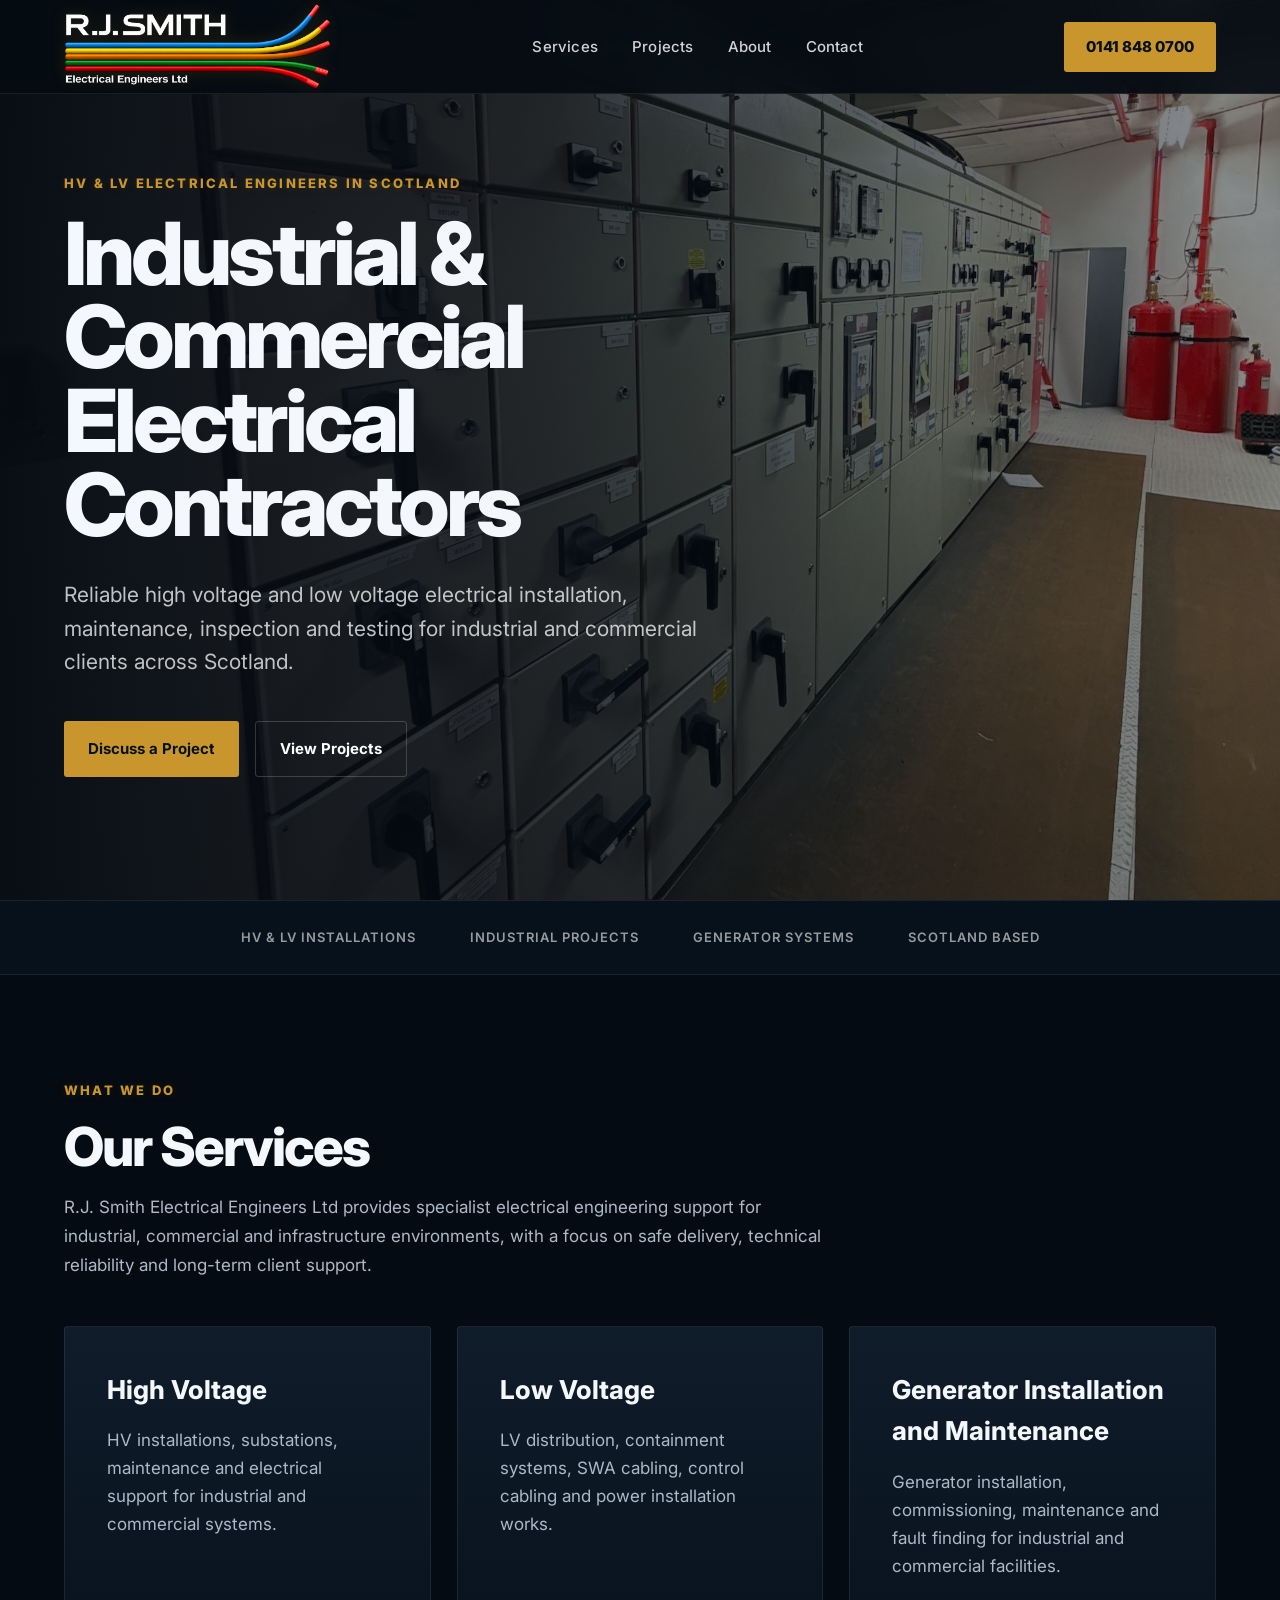
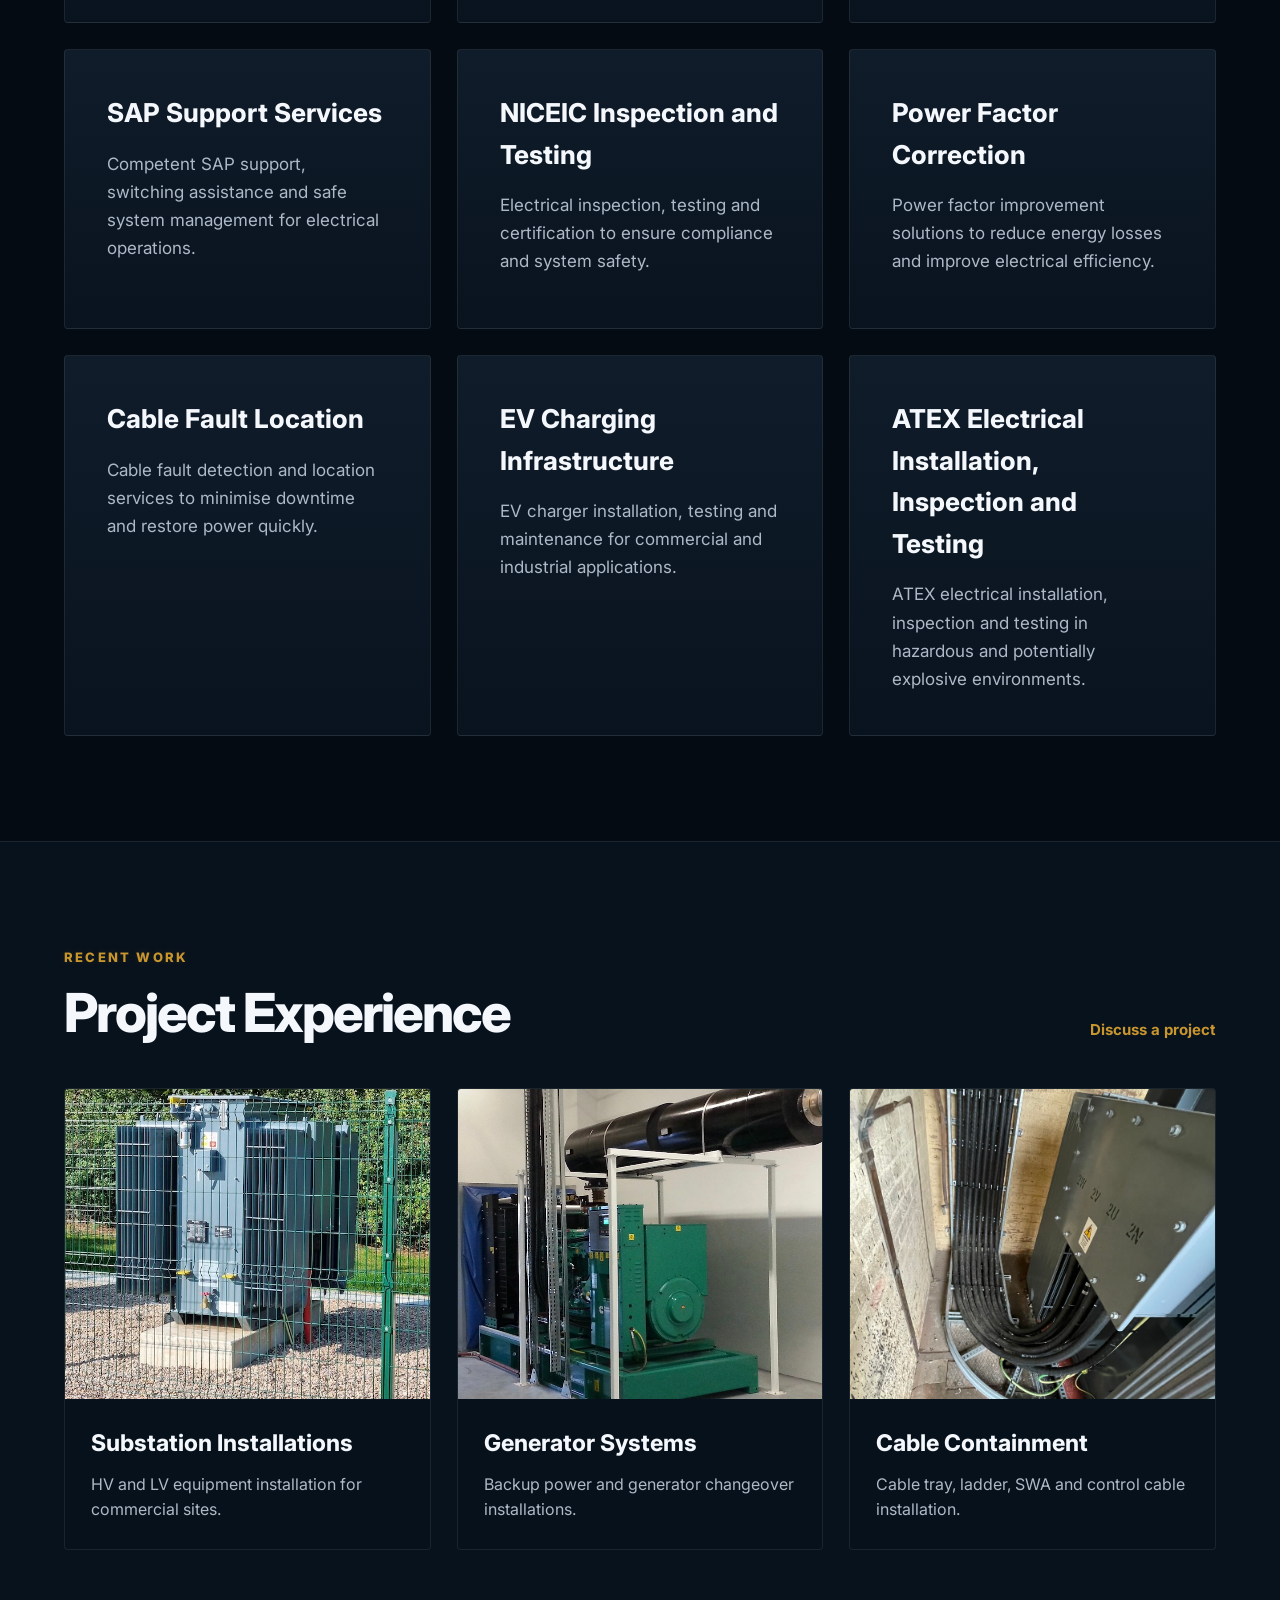
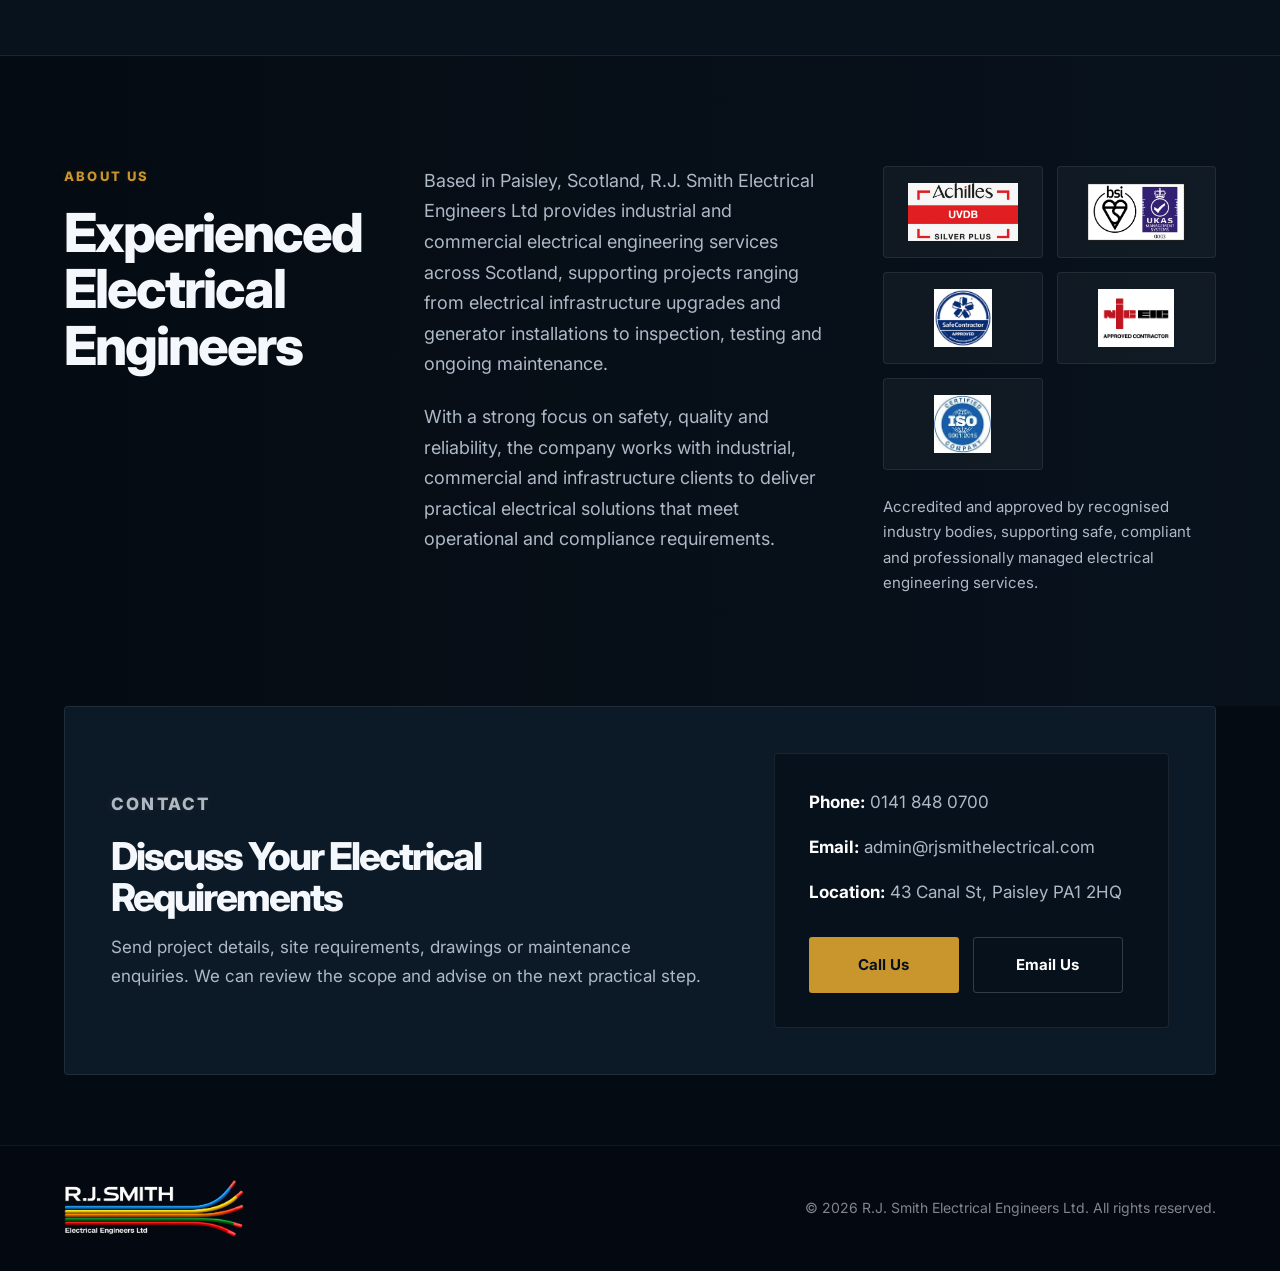
<file: index.html>
<!doctype html>
<html lang="en">
  <head>
    <meta charset="UTF-8" />
    <meta name="viewport" content="width=device-width, initial-scale=1.0" />
    <title>
      Industrial & Commercial Electrical Engineers Scotland | R.J. Smith
      Electrical Engineers Ltd
    </title>
    <meta
      name="description"
      content="Industrial and commercial electrical engineering contractors in Scotland specialising in HV and LV installations, substations, generators, ATEX systems, inspection, testing and maintenance."
    />

    <link rel="canonical" href="https://rjsmithelectrical.com/" />

    <meta property="og:title" content="R.J. Smith Electrical Engineers Ltd" />
    <meta
      property="og:description"
      content="Industrial and commercial electrical engineering services across Scotland including HV, LV, substations, generators, ATEX, testing and maintenance."
    />
    <meta property="og:type" content="website" />
    <meta property="og:url" content="https://rjsmithelectrical.com/" />
    <meta
      property="og:image"
      content="https://rjsmithelectrical.com/images/og-image.jpg"
    />

    <meta name="twitter:card" content="summary_large_image" />
    <meta name="twitter:title" content="R.J. Smith Electrical Engineers Ltd" />
    <meta
      name="twitter:description"
      content="Industrial and commercial electrical engineering services across Scotland."
    />
    <meta
      name="twitter:image"
      content="https://rjsmithelectrical.com/images/og-image.jpg"
    />
    <link rel="stylesheet" href="style.css" />
    <link rel="icon" type="image/png" href="images/favicon-32x32.png" />
    <link rel="apple-touch-icon" href="images/apple-touch-icon.png" />
  </head>

  <body>
    <a href="#main-content" class="skip-link"> Skip to main content </a>

    <!--
    MAIN WEBSITE STRUCTURE

    This is the homepage of the website.

    Page order:
    1. Navigation
    2. Hero section
    3. Company capability strip
    4. Services
    5. Featured projects
    6. About and certifications
    7. Contact
    8. Footer

    To edit the homepage:
    - Change main text inside each section.
    - Do not change class names unless you also update style.css.
    - Images must be placed inside the /images folder.
    -->

    <nav class="navbar" aria-label="Main Navigation">
      <a
        href="index.html"
        class="logo"
        aria-label="R.J. Smith Electrical Engineers Home"
      >
        <img src="images/logo.png" alt="R.J. Smith Electrical Engineers logo" />
      </a>

      <div class="nav-links">
        <a href="#services">Services</a>
        <a href="projects.html">Projects</a>
        <a href="#about">About</a>
        <a href="#contact">Contact</a>
      </div>

      <a href="tel:01418480700" class="nav-phone">0141 848 0700</a>
    </nav>

    <main id="main-content">
      <header class="hero">
        <div class="hero-content">
          <p class="eyebrow">HV & LV Electrical Engineers in Scotland</p>

          <h1>Industrial & Commercial Electrical Contractors</h1>

          <p class="hero-text">
            Reliable high voltage and low voltage electrical installation,
            maintenance, inspection and testing for industrial and commercial
            clients across Scotland.
          </p>

          <div class="hero-buttons">
            <a href="#contact" class="btn primary">Discuss a Project</a>
            <a href="projects.html" class="btn secondary">View Projects</a>
          </div>
        </div>
      </header>

      <section class="info-strip">
        <span>HV & LV Installations</span>
        <span>Industrial Projects</span>
        <span>Generator Systems</span>
        <span>Scotland Based</span>
      </section>

      <!--
      SERVICES SECTION

      This section shows the main services offered by the company.

      To add a service:
      - Copy one <article class="service-card"> block.
      - Change the heading inside <h3>.
      - Change the description inside <p>.

      To remove a service:
      - Delete the full <article class="service-card"> block.

      Keep descriptions short and clear.
      -->

      <section id="services" class="section">
        <div class="section-header">
          <p class="eyebrow">What We Do</p>
          <h2>Our Services</h2>
          <p class="section-intro">
            R.J. Smith Electrical Engineers Ltd provides specialist electrical
            engineering support for industrial, commercial and infrastructure
            environments, with a focus on safe delivery, technical reliability
            and long-term client support.
          </p>
        </div>

        <div class="services-grid">
          <article class="service-card">
            <h3>High Voltage</h3>
            <p>
              HV installations, substations, maintenance and electrical support
              for industrial and commercial systems.
            </p>
          </article>

          <article class="service-card">
            <h3>Low Voltage</h3>
            <p>
              LV distribution, containment systems, SWA cabling, control cabling
              and power installation works.
            </p>
          </article>

          <article class="service-card">
            <h3>Generator Installation and Maintenance</h3>
            <p>
              Generator installation, commissioning, maintenance and fault
              finding for industrial and commercial facilities.
            </p>
          </article>

          <article class="service-card">
            <h3>SAP Support Services</h3>
            <p>
              Competent SAP support, switching assistance and safe system
              management for electrical operations.
            </p>
          </article>

          <article class="service-card">
            <h3>NICEIC Inspection and Testing</h3>
            <p>
              Electrical inspection, testing and certification to ensure
              compliance and system safety.
            </p>
          </article>

          <article class="service-card">
            <h3>Power Factor Correction</h3>
            <p>
              Power factor improvement solutions to reduce energy losses and
              improve electrical efficiency.
            </p>
          </article>

          <article class="service-card">
            <h3>Cable Fault Location</h3>
            <p>
              Cable fault detection and location services to minimise downtime
              and restore power quickly.
            </p>
          </article>

          <article class="service-card">
            <h3>EV Charging Infrastructure</h3>
            <p>
              EV charger installation, testing and maintenance for commercial
              and industrial applications.
            </p>
          </article>

          <article class="service-card">
            <h3>ATEX Electrical Installation, Inspection and Testing</h3>
            <p>
              ATEX electrical installation, inspection and testing in hazardous
              and potentially explosive environments.
            </p>
          </article>
        </div>
      </section>

      <!--
      FEATURED PROJECTS SECTION

      This section shows a short preview of selected projects on the homepage.

      Full project details are stored in projects.html.

      To change a featured project:
      - Replace the image inside <img>.
      - Update the project title inside <h3>.
      - Update the short description inside <p>.

      Image files must be saved inside /images.
      -->

      <section id="projects" class="section projects-section">
        <div class="section-header split">
          <div>
            <p class="eyebrow">Recent Work</p>
            <h2>Project Experience</h2>
          </div>
          <a href="#contact" class="text-link">Discuss a project</a>
        </div>

        <div class="project-grid">
          <article class="project-card">
            <img
              src="images/project-1.jpg"
              alt="Industrial substation installation with high voltage and low voltage electrical equipment"
              loading="lazy"
              width="1200"
              height="800"
            />
            <div>
              <h3>Substation Installations</h3>
              <p>HV and LV equipment installation for commercial sites.</p>
            </div>
          </article>

          <article class="project-card">
            <img
              src="images/project-2.jpg"
              alt="Generator electrical installation and backup power system"
              loading="lazy"
              width="1200"
              height="800"
            />
            <div>
              <h3>Generator Systems</h3>
              <p>Backup power and generator changeover installations.</p>
            </div>
          </article>

          <article class="project-card">
            <img
              src="images/project-3.jpg"
              alt="Industrial cable containment with tray, ladder, SWA and control cabling"
              loading="lazy"
              width="1200"
              height="800"
            />
            <div>
              <h3>Cable Containment</h3>
              <p>Cable tray, ladder, SWA and control cable installation.</p>
            </div>
          </article>
        </div>
      </section>

      <!--
      ABOUT AND CERTIFICATIONS SECTION

      This section explains who the company is and shows trust signals.

      Certification logos are stored inside the .certifications block.

      To add a certification:
      - Add a new <div class="certification-item"> block.
      - Place the logo image inside it.
      - Use a clear alt text describing the certification.

      Keep the certification note inside the .certifications block.
      -->

      <section id="about" class="about-section">
        <div>
          <p class="eyebrow">About Us</p>
          <h2>Experienced Electrical Engineers</h2>
        </div>

        <div class="about-text">
          <p>
            Based in Paisley, Scotland, R.J. Smith Electrical Engineers Ltd
            provides industrial and commercial electrical engineering services
            across Scotland, supporting projects ranging from electrical
            infrastructure upgrades and generator installations to inspection,
            testing and ongoing maintenance.
          </p>

          <p>
            With a strong focus on safety, quality and reliability, the company
            works with industrial, commercial and infrastructure clients to
            deliver practical electrical solutions that meet operational and
            compliance requirements.
          </p>
        </div>

        <div class="certifications">
          <div class="certification-item">
            <img
              src="images/cert-1.png"
              alt="Achilles UVDB Silver Plus Accreditation"
            />
          </div>

          <div class="certification-item">
            <img
              src="images/cert-2.png"
              alt="UKAS Accredited Management Systems Certification"
            />
          </div>

          <div class="certification-item">
            <img src="images/cert-3.png" alt="SafeContractor Approved" />
          </div>

          <div class="certification-item">
            <img src="images/cert-4.png" alt="NICEIC Approved Contractor" />
          </div>

          <div class="certification-item">
            <img
              src="images/cert-5.png"
              alt="ISO 9001:2015 Certified Quality Management System"
            />
          </div>

          <p class="certifications-note">
            Accredited and approved by recognised industry bodies, supporting
            safe, compliant and professionally managed electrical engineering
            services.
          </p>
        </div>
      </section>

      <section id="contact" class="contact-section">
        <div>
          <p class="eyebrow">Contact</p>
          <h2>Discuss Your Electrical Requirements</h2>
          <p>
            Send project details, site requirements, drawings or maintenance
            enquiries. We can review the scope and advise on the next practical
            step.
          </p>
        </div>

        <div class="contact-details">
          <p>
            <strong>Phone:</strong>
            <a href="tel:01418480700">0141 848 0700</a>
          </p>
          <p>
            <strong>Email:</strong>
            <a href="mailto:admin@rjsmithelectrical.com">
              admin@rjsmithelectrical.com
            </a>
          </p>
          <p><strong>Location:</strong> 43 Canal St, Paisley PA1 2HQ</p>
          <div class="contact-actions">
            <a
              href="tel:01418480700"
              class="btn primary"
              aria-label="Call R.J. Smith Electrical Engineers"
            >
              Call Us
            </a>
            <a
              href="mailto:admin@rjsmithelectrical.com"
              class="btn secondary"
              aria-label="Email R.J. Smith Electrical Engineers"
            >
              Email Us
            </a>
          </div>
        </div>
      </section>
    </main>
    <footer class="footer">
      <a href="index.html" aria-label="R.J. Smith Electrical Engineers Home">
        <img src="images/logo.png" alt="R.J. Smith Electrical Engineers logo" />
      </a>
      <p>© 2026 R.J. Smith Electrical Engineers Ltd. All rights reserved.</p>
    </footer>
  </body>
</html>
</file>
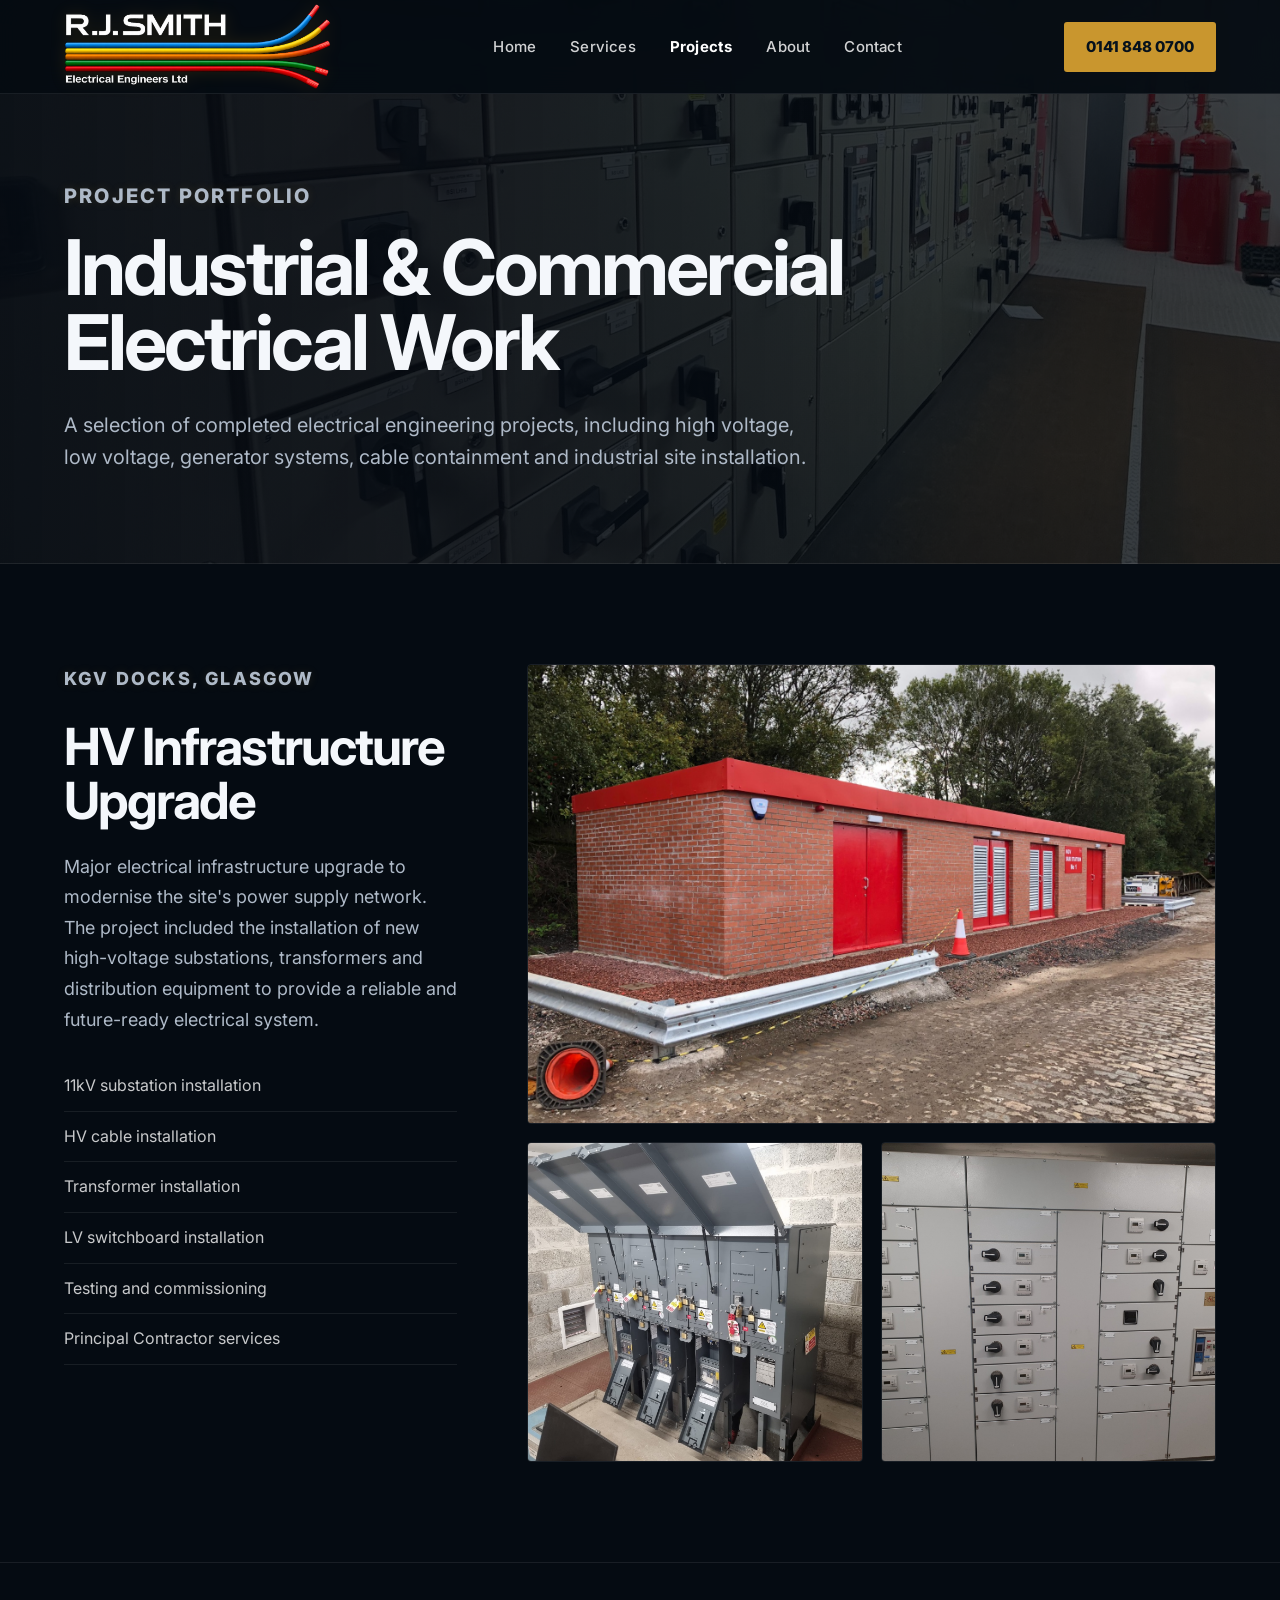
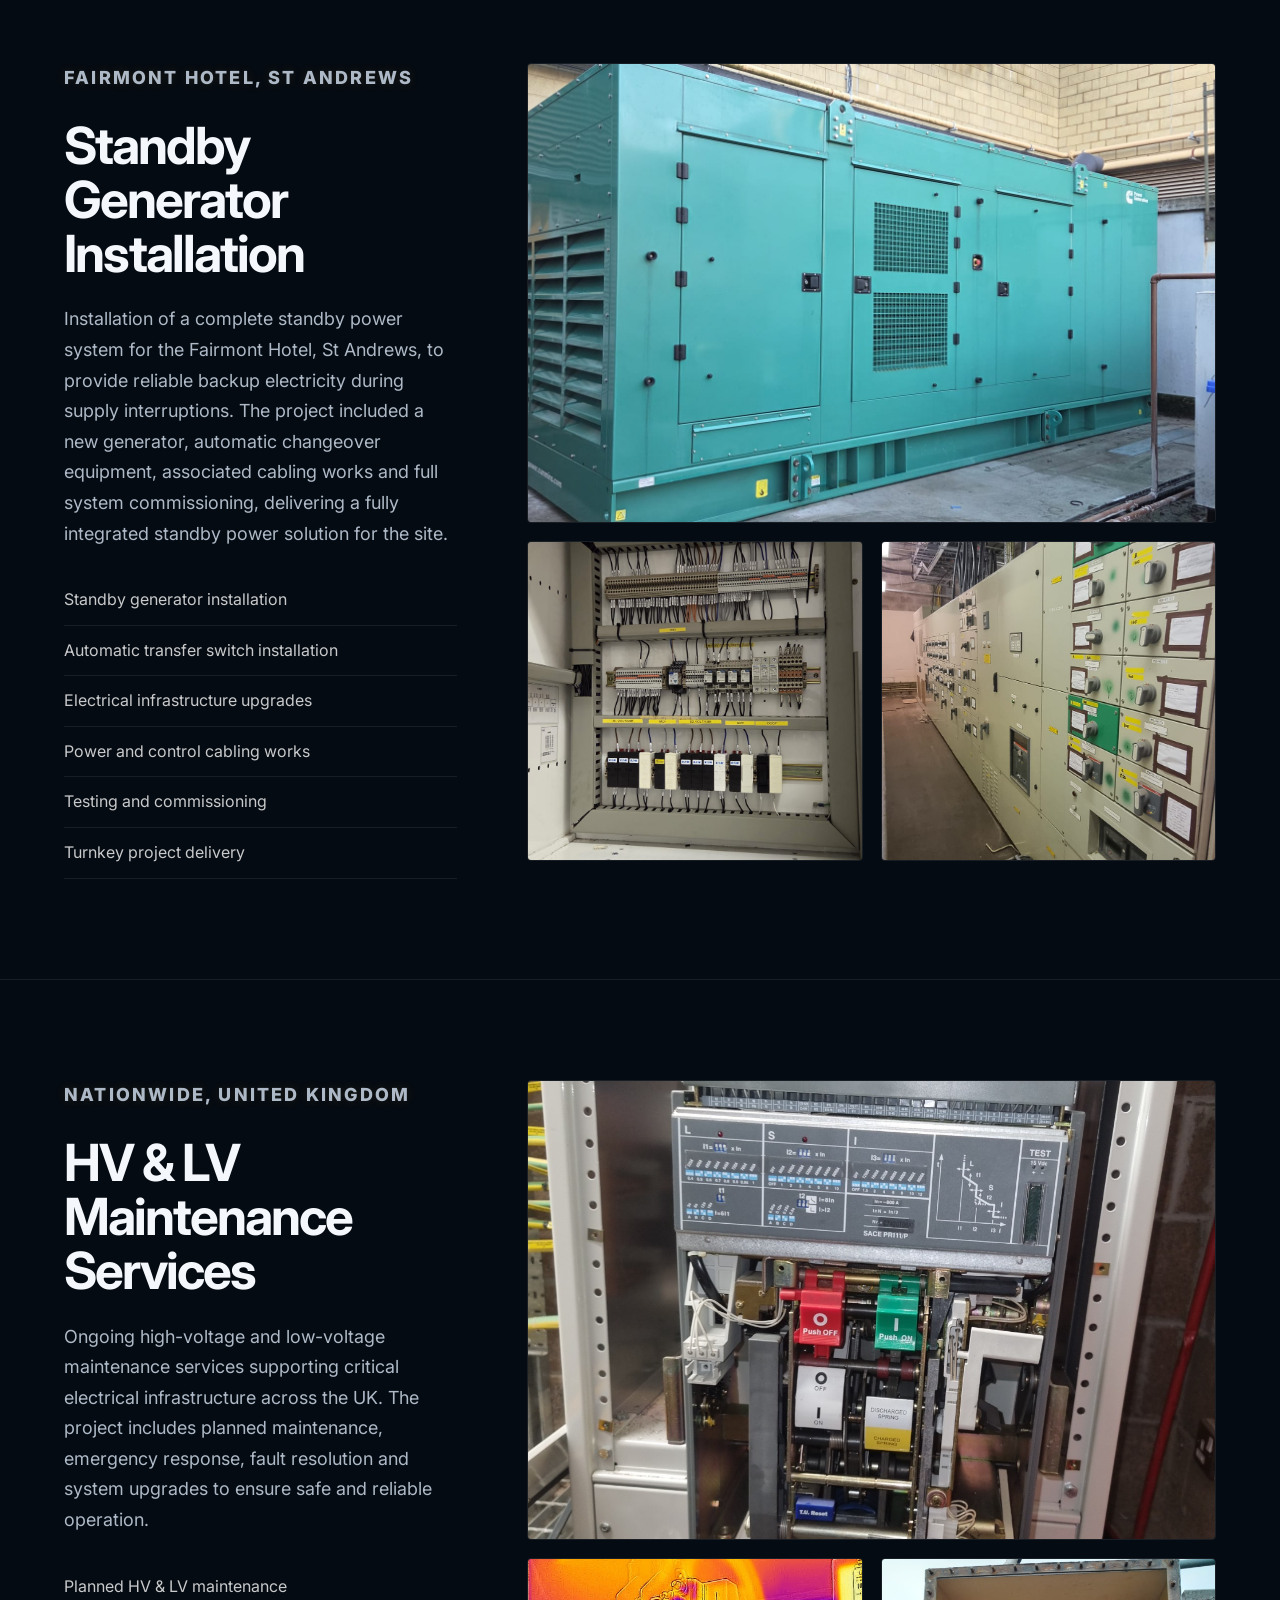
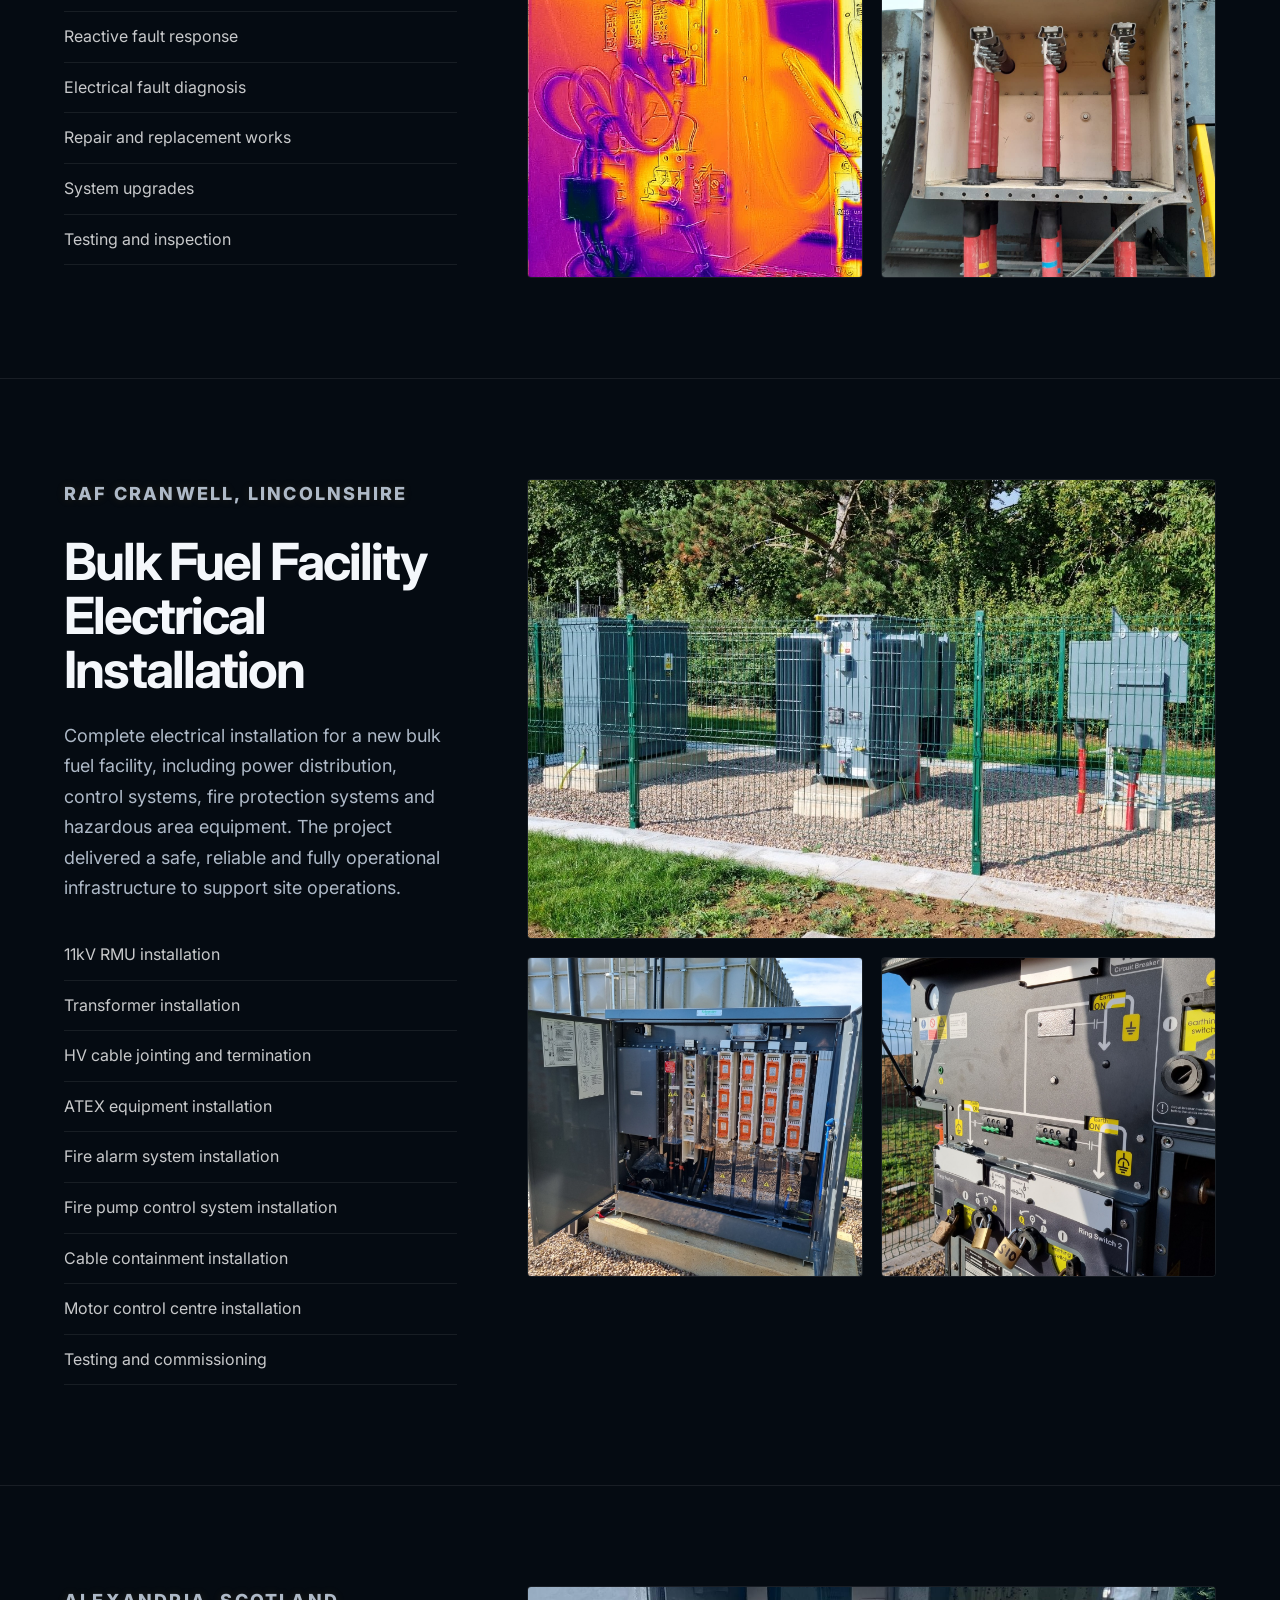
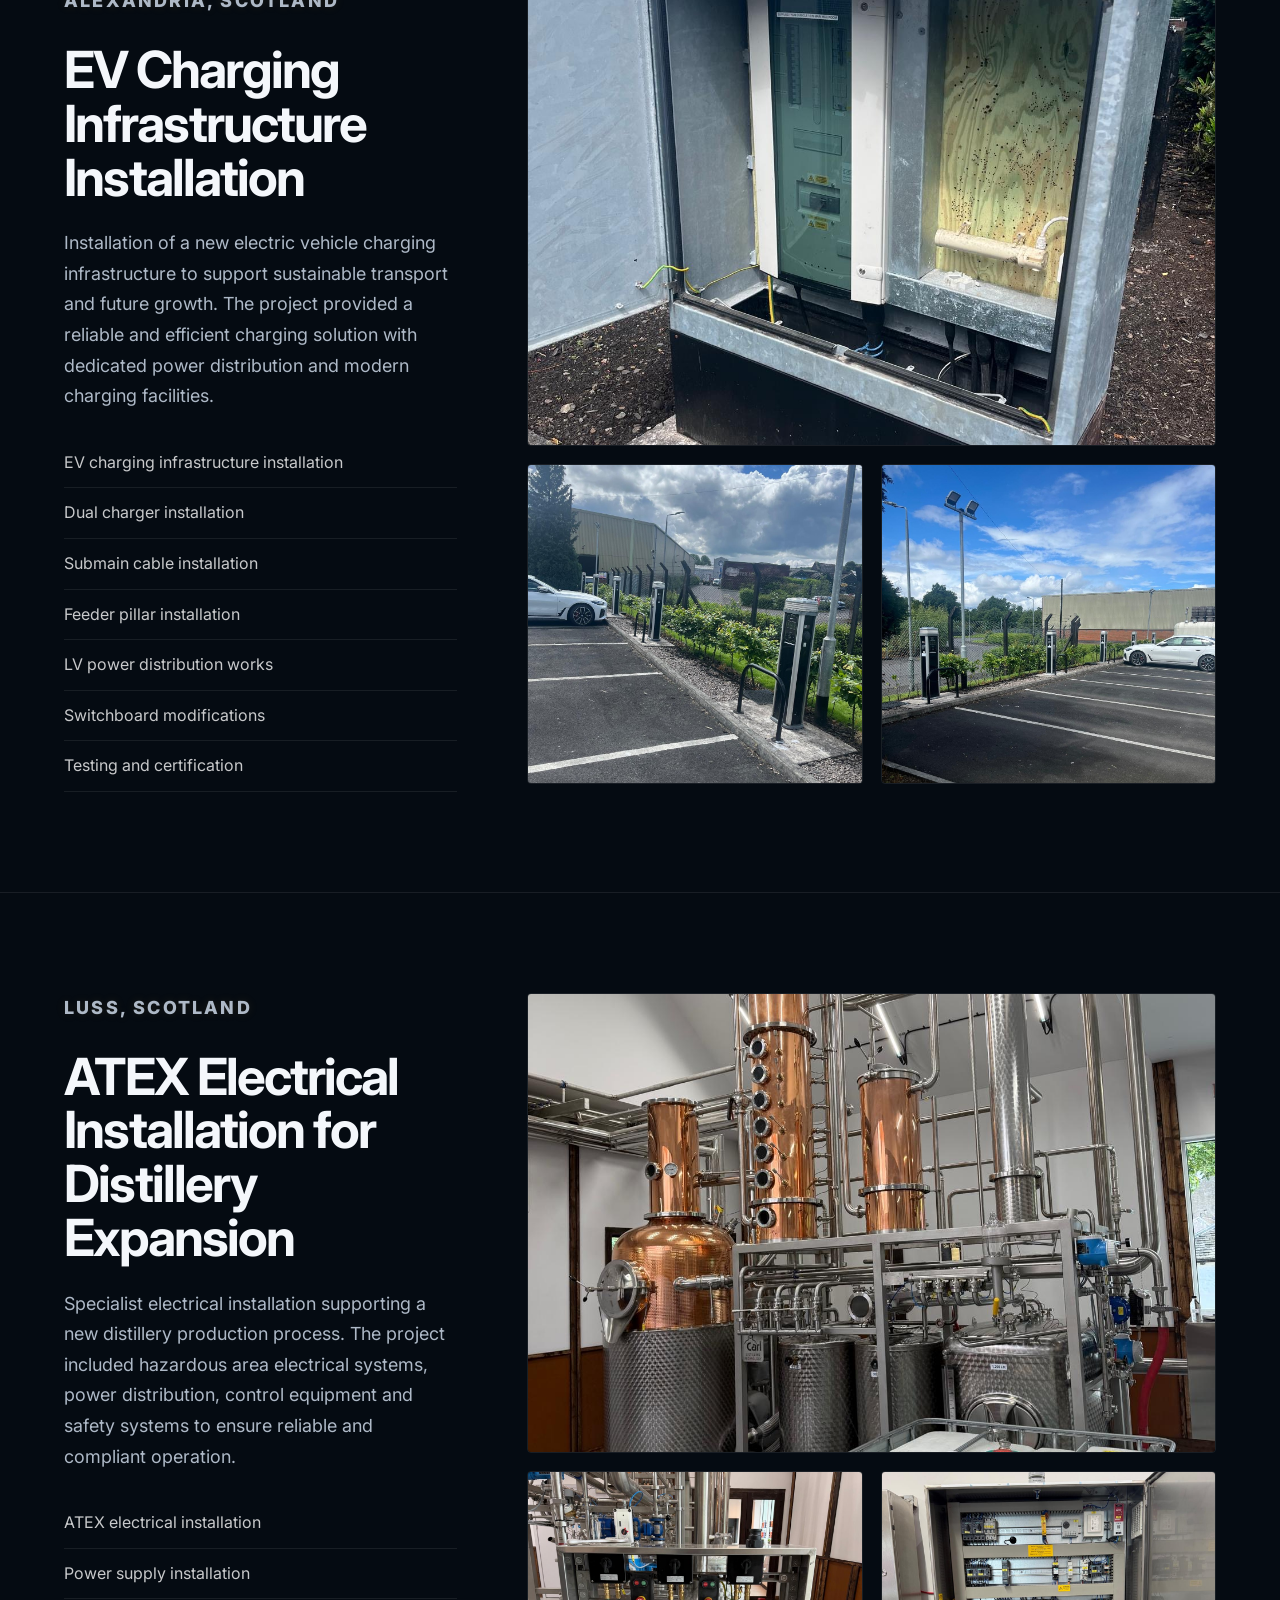
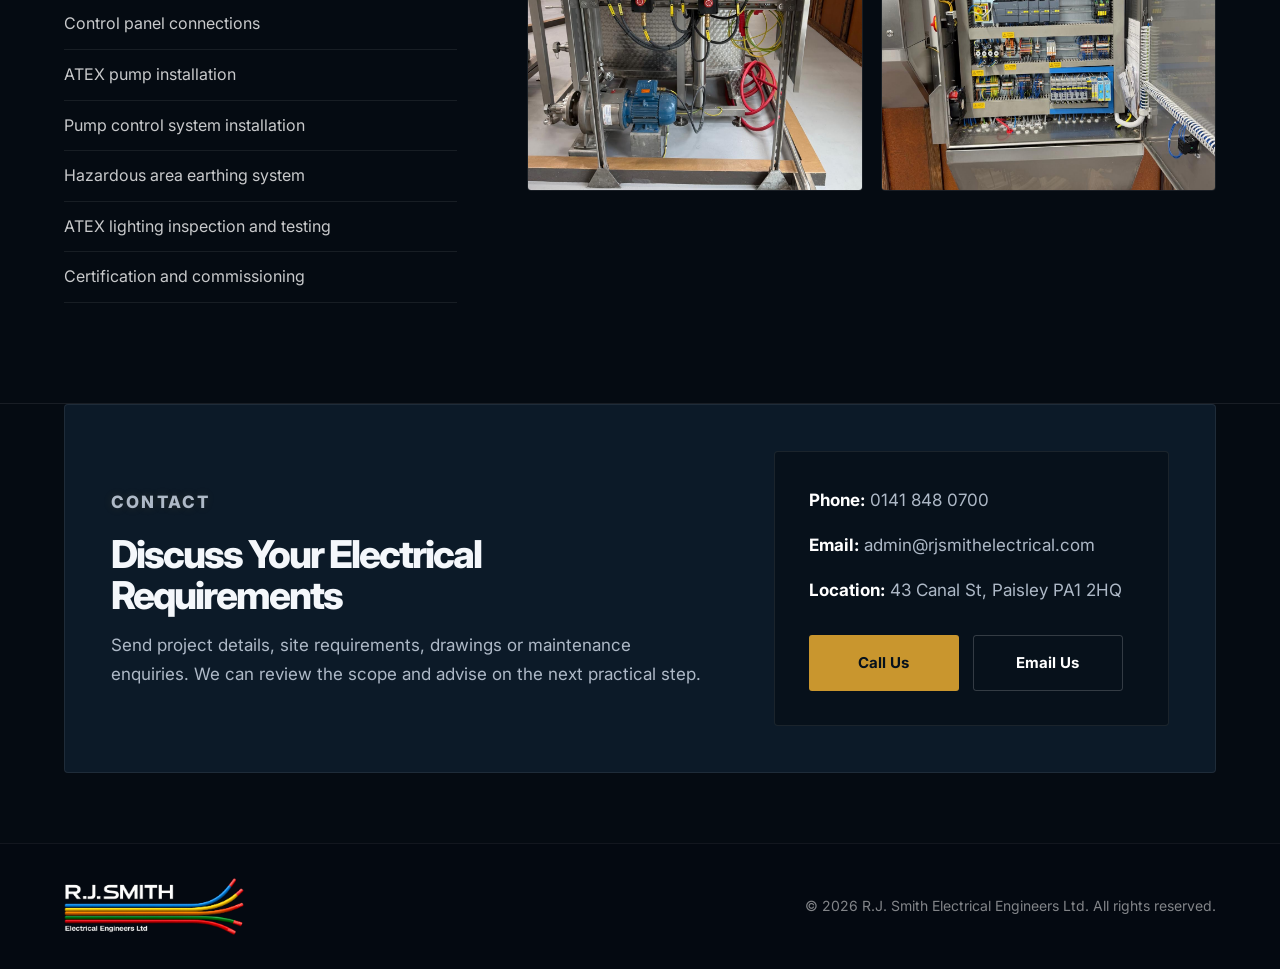
<file: projects.html>
<!doctype html>
<html lang="en">
  <head>
    <meta charset="UTF-8" />
    <meta name="viewport" content="width=device-width, initial-scale=1.0" />
    <title>
      Electrical Engineering Projects Scotland | R.J. Smith Electrical Engineers
      Ltd
    </title>
    <meta
      name="description"
      content="Industrial and commercial electrical engineering projects delivered across Scotland including substations, HV and LV infrastructure, generator installations and maintenance services."
    />

    <link rel="canonical" href="https://rjsmithelectrical.com/projects.html" />

    <meta
      property="og:title"
      content="Projects | R.J. Smith Electrical Engineers Ltd"
    />
    <meta
      property="og:description"
      content="View industrial and commercial electrical engineering projects completed across Scotland."
    />
    <meta property="og:type" content="website" />
    <meta
      property="og:url"
      content="https://rjsmithelectrical.com/projects.html"
    />
    <meta
      property="og:image"
      content="https://rjsmithelectrical.com/images/og-image.jpg"
    />

    <meta name="twitter:card" content="summary_large_image" />
    <link rel="stylesheet" href="style.css" />
    <link rel="icon" type="image/png" href="images/favicon-32x32.png" />
    <link rel="apple-touch-icon" href="images/apple-touch-icon.png" />
  </head>

  <body>
    <a href="#main-content" class="skip-link"> Skip to main content </a>
    <nav class="navbar" aria-label="Main Navigation">
      <a
        href="index.html"
        class="logo"
        aria-label="R.J. Smith Electrical Engineers Home"
      >
        <img src="images/logo.png" alt="R.J. Smith Electrical Engineers logo" />
      </a>

      <div class="nav-links">
        <a href="index.html">Home</a>
        <a href="index.html#services">Services</a>
        <a href="projects.html" aria-current="page">Projects</a>
        <a href="index.html#about">About</a>
        <a href="index.html#contact">Contact</a>
      </div>

      <a href="tel:01418480700" class="nav-phone">0141 848 0700</a>
    </nav>

    <header class="page-hero">
      <p class="eyebrow">Project Portfolio</p>
      <h1>Industrial & Commercial Electrical Work</h1>
      <p>
        A selection of completed electrical engineering projects, including high
        voltage, low voltage, generator systems, cable containment and
        industrial site installation.
      </p>
    </header>

    <main id="main-content" class="portfolio-page">
      <!--
    PROJECT PORTFOLIO

    Each project uses the same structure:

      <section class="portfolio-project">
        Project text on the left
        Project image gallery on the right
      </section>

    To add a new project:
      1. Copy one full <section class="portfolio-project"> block.
      2. Paste it below the last project.
      3. Change the location inside <p class="eyebrow">.
      4. Change the project title inside <h2>.
      5. Change the project description inside <p>.
      6. Update the list items inside <ul>.
      7. Add project images to the /images folder.
      8. Update each image src and alt text.

    To remove a project:
      - Delete the full <section class="portfolio-project"> block.
    -->

      <!-- Project 1: KGV Docks, Glasgow -->
      <section class="portfolio-project">
        <div class="project-info">
          <p class="eyebrow">KGV Docks, Glasgow</p>
          <h2>HV Infrastructure Upgrade</h2>
          <p>
            Major electrical infrastructure upgrade to modernise the site's
            power supply network. The project included the installation of new
            high-voltage substations, transformers and distribution equipment to
            provide a reliable and future-ready electrical system.
          </p>

          <ul>
            <li>11kV substation installation</li>
            <li>HV cable installation</li>
            <li>Transformer installation</li>
            <li>LV switchboard installation</li>
            <li>Testing and commissioning</li>
            <li>Principal Contractor services</li>
          </ul>
        </div>

        <div class="project-gallery">
          <img
            src="images/project1-1.jpg"
            alt="High voltage infrastructure upgrade at KGV Docks in Glasgow"
            loading="lazy"
            width="1200"
            height="800"
          />
          <img
            src="images/project1-2.jpg"
            alt="High voltage infrastructure upgrade at KGV Docks in Glasgow"
            loading="lazy"
            width="1200"
            height="800"
          />
          <img
            src="images/project1-3.jpg"
            alt="High voltage infrastructure upgrade at KGV Docks in Glasgow"
            loading="lazy"
            width="1200"
            height="800"
          />
        </div>
      </section>

      <!-- Project 2: Fairmont Hotel, St Andrews -->
      <section class="portfolio-project">
        <div class="project-info">
          <p class="eyebrow">Fairmont Hotel, St Andrews</p>
          <h2>Standby Generator Installation</h2>
          <p>
            Installation of a complete standby power system for the Fairmont
            Hotel, St Andrews, to provide reliable backup electricity during
            supply interruptions. The project included a new generator,
            automatic changeover equipment, associated cabling works and full
            system commissioning, delivering a fully integrated standby power
            solution for the site.
          </p>

          <ul>
            <li>Standby generator installation</li>
            <li>Automatic transfer switch installation</li>
            <li>Electrical infrastructure upgrades</li>
            <li>Power and control cabling works</li>
            <li>Testing and commissioning</li>
            <li>Turnkey project delivery</li>
          </ul>
        </div>

        <div class="project-gallery">
          <img
            src="images/project2-1.jpg"
            alt="Standby generator installation at Fairmont Hotel in St Andrews"
            loading="lazy"
            width="1200"
            height="800"
          />
          <img
            src="images/project2-2.jpg"
            alt="Standby generator installation at Fairmont Hotel in St Andrews"
            loading="lazy"
            width="1200"
            height="800"
          />
          <img
            src="images/project2-3.jpg"
            alt="Standby generator installation at Fairmont Hotel in St Andrews"
            loading="lazy"
            width="1200"
            height="800"
          />
        </div>
      </section>

      <!-- Project 3: HV & LV Maintenance Services -->
      <section class="portfolio-project">
        <div class="project-info">
          <p class="eyebrow">Nationwide, United Kingdom</p>
          <h2>HV & LV Maintenance Services</h2>
          <p>
            Ongoing high-voltage and low-voltage maintenance services supporting
            critical electrical infrastructure across the UK. The project
            includes planned maintenance, emergency response, fault resolution
            and system upgrades to ensure safe and reliable operation.
          </p>

          <ul>
            <li>Planned HV & LV maintenance</li>
            <li>Reactive fault response</li>
            <li>Electrical fault diagnosis</li>
            <li>Repair and replacement works</li>
            <li>System upgrades</li>
            <li>Testing and inspection</li>
          </ul>
        </div>

        <div class="project-gallery">
          <img
            src="images/project3-1.jpg"
            alt="HV and LV maintenance work on industrial electrical infrastructure"
            loading="lazy"
            width="1200"
            height="800"
          />
          <img
            src="images/project3-2.jpg"
            alt="HV and LV maintenance work on industrial electrical infrastructure"
            loading="lazy"
            width="1200"
            height="800"
          />
          <img
            src="images/project3-3.jpg"
            alt="HV and LV maintenance work on industrial electrical infrastructure"
            loading="lazy"
            width="1200"
            height="800"
          />
        </div>
      </section>

      <!-- Project 4: Bulk Fuel Facility Electrical Installation -->
      <section class="portfolio-project">
        <div class="project-info">
          <p class="eyebrow">RAF Cranwell, Lincolnshire</p>
          <h2>Bulk Fuel Facility Electrical Installation</h2>
          <p>
            Complete electrical installation for a new bulk fuel facility,
            including power distribution, control systems, fire protection
            systems and hazardous area equipment. The project delivered a safe,
            reliable and fully operational infrastructure to support site
            operations.
          </p>

          <ul>
            <li>11kV RMU installation</li>
            <li>Transformer installation</li>
            <li>HV cable jointing and termination</li>
            <li>ATEX equipment installation</li>
            <li>Fire alarm system installation</li>
            <li>Fire pump control system installation</li>
            <li>Cable containment installation</li>
            <li>Motor control centre installation</li>
            <li>Testing and commissioning</li>
          </ul>
        </div>

        <div class="project-gallery">
          <img
            src="images/project4-1.jpg"
            alt="Bulk fuel facility electrical installation with ATEX equipment"
            loading="lazy"
            width="1200"
            height="800"
          />
          <img
            src="images/project4-2.jpg"
            alt="Bulk fuel facility electrical installation with ATEX equipment"
            loading="lazy"
            width="1200"
            height="800"
          />
          <img
            src="images/project4-3.jpg"
            alt="Bulk fuel facility electrical installation with ATEX equipment"
            loading="lazy"
            width="1200"
            height="800"
          />
        </div>
      </section>

      <!-- Project 5: EV Charging Infrastructure Installation -->
      <section class="portfolio-project">
        <div class="project-info">
          <p class="eyebrow">Alexandria, Scotland</p>
          <h2>EV Charging Infrastructure Installation</h2>
          <p>
            Installation of a new electric vehicle charging infrastructure to
            support sustainable transport and future growth. The project
            provided a reliable and efficient charging solution with dedicated
            power distribution and modern charging facilities.
          </p>

          <ul>
            <li>EV charging infrastructure installation</li>
            <li>Dual charger installation</li>
            <li>Submain cable installation</li>
            <li>Feeder pillar installation</li>
            <li>LV power distribution works</li>
            <li>Switchboard modifications</li>
            <li>Testing and certification</li>
          </ul>
        </div>

        <div class="project-gallery">
          <img
            src="images/project5-1.jpg"
            alt="EV charging infrastructure installation in Alexandria Scotland"
            loading="lazy"
            width="1200"
            height="800"
          />
          <img
            src="images/project5-2.jpg"
            alt="EV charging infrastructure installation in Alexandria Scotland"
            loading="lazy"
            width="1200"
            height="800"
          />
          <img
            src="images/project5-3.jpg"
            alt="EV charging infrastructure installation in Alexandria Scotland"
            loading="lazy"
            width="1200"
            height="800"
          />
        </div>
      </section>

      <!-- Project 6: ATEX Electrical Installation for Distillery Expansion -->
      <section class="portfolio-project">
        <div class="project-info">
          <p class="eyebrow">Luss, Scotland</p>
          <h2>ATEX Electrical Installation for Distillery Expansion</h2>
          <p>
            Specialist electrical installation supporting a new distillery
            production process. The project included hazardous area electrical
            systems, power distribution, control equipment and safety systems to
            ensure reliable and compliant operation.
          </p>

          <ul>
            <li>ATEX electrical installation</li>
            <li>Power supply installation</li>
            <li>Control panel connections</li>
            <li>ATEX pump installation</li>
            <li>Pump control system installation</li>
            <li>Hazardous area earthing system</li>
            <li>ATEX lighting inspection and testing</li>
            <li>Certification and commissioning</li>
          </ul>
        </div>

        <div class="project-gallery">
          <img
            src="images/project6-1.jpg"
            alt="ATEX electrical installation for distillery expansion in Luss"
            loading="lazy"
            width="1200"
            height="800"
          />
          <img
            src="images/project6-2.jpg"
            alt="ATEX electrical installation for distillery expansion in Luss"
            loading="lazy"
            width="1200"
            height="800"
          />
          <img
            src="images/project6-3.jpg"
            alt="ATEX electrical installation for distillery expansion in Luss"
            loading="lazy"
            width="1200"
            height="800"
          />
        </div>
      </section>
    </main>

    <section class="contact-section">
      <div>
        <p class="eyebrow">Contact</p>
        <h2>Discuss Your Electrical Requirements</h2>
        <p>
          Send project details, site requirements, drawings or maintenance
          enquiries. We can review the scope and advise on the next practical
          step.
        </p>
      </div>

      <div class="contact-details">
        <p>
          <strong>Phone:</strong> <a href="tel:01418480700">0141 848 0700</a>
        </p>
        <p>
          <strong>Email:</strong>
          <a href="mailto:admin@rjsmithelectrical.com"
            >admin@rjsmithelectrical.com</a
          >
        </p>
        <p><strong>Location:</strong> 43 Canal St, Paisley PA1 2HQ</p>

        <div class="contact-actions">
          <a
            href="tel:01418480700"
            class="btn primary"
            aria-label="Call R.J. Smith Electrical Engineers"
          >
            Call Us
          </a>
          <a
            href="mailto:admin@rjsmithelectrical.com"
            class="btn secondary"
            aria-label="Email R.J. Smith Electrical Engineers"
          >
            Email Us
          </a>
        </div>
      </div>
    </section>

    <footer class="footer">
      <a href="index.html" aria-label="R.J. Smith Electrical Engineers Home">
        <img src="images/logo.png" alt="R.J. Smith Electrical Engineers logo" />
      </a>
      <p>© 2026 R.J. Smith Electrical Engineers Ltd. All rights reserved.</p>
    </footer>
  </body>
</html>
</file>
<file: style.css>
/* 
    WEBSITE STYLESHEET

    This file controls the visual design of the whole website.

    Main structure:
    1. Global settings
    2. Navigation
    3. Hero
    4. Buttons
    5. General sections
    6. Services
    7. Projects
    8. About and certifications
    9. Contact
    10. Footer
    11. Projects page
    12. Responsive rules
    13. Accessibility

    Important:
    - Do not rename classes unless the same class is changed in HTML.
    - Use existing variables from :root for colours.
    - Keep responsive rules near the bottom of the file.
*/

@import url("https://fonts.googleapis.com/css2?family=Inter:wght@300;400;500;600;700;800;900&display=swap");

/* 
    DESIGN VARIABLES

    These variables define the main colour system.

    Change colours here if the website colour palette needs to be adjusted.
    The rest of the CSS uses these variables.
*/

:root {
  --bg: #050b12;
  --bg-soft: #08121d;
  --section: #0b1623;
  --card: #101d2b;

  --border: rgba(255, 255, 255, 0.08);

  --text: #f4f7fb;
  --muted: #aeb9c7;

  --accent: #c9962e;
  --accent-secondary: #b87333;
  --accent-soft: rgba(201, 150, 46, 0.12);
  --accent-secondary-soft: rgba(184, 115, 51, 0.14);
}

* {
  margin: 0;
  padding: 0;
  box-sizing: border-box;
}

html {
  scroll-behavior: smooth;
}

body {
  font-family: "Inter", Arial, sans-serif;
  background: var(--bg);
  color: var(--text);
  line-height: 1.6;
}

img {
  max-width: 100%;
  display: block;
}

a {
  color: inherit;
  text-decoration: none;
}

/* NAVBAR */

.navbar {
  height: 94px;
  padding: 22px 5%;

  display: flex;
  justify-content: space-between;
  align-items: center;
  gap: 40px;

  background: rgba(5, 11, 18, 0.92);
  backdrop-filter: blur(16px);
  border-bottom: 1px solid var(--border);

  position: fixed;
  top: 0;
  width: 100%;
  z-index: 1000;
}

.logo {
  display: flex;
  align-items: center;

  background: transparent;
  padding: 0;
  border-radius: 0;
}

.logo img {
  height: 85px;
  width: auto;
  display: block;
  object-fit: contain;
  filter: drop-shadow(0 0 8px rgba(255, 170, 0, 0.12));
}

.nav-links {
  display: flex;
  align-items: center;
  gap: 34px;
}

.nav-links a {
  color: rgba(255, 255, 255, 0.82);
  font-size: 15px;
  font-weight: 500;
  letter-spacing: 0.2px;
}

.nav-links a:hover {
  color: white;
}

.nav-links a[aria-current="page"] {
  color: white;
  font-weight: 700;
}

.nav-phone {
  padding: 13px 22px;
  border-radius: 3px;

  background: var(--accent);
  color: #06111c;

  font-weight: 800;
  font-size: 15px;
}

/* HERO */

.hero {
  min-height: 100vh;
  padding: 170px 5% 120px;

  display: flex;
  align-items: center;

  background:
    linear-gradient(
      90deg,
      rgba(5, 11, 18, 0.98) 0%,
      rgba(5, 11, 18, 0.82) 43%,
      rgba(5, 11, 18, 0.45) 100%
    ),
    url("images/hero.jpg");

  background-size: cover;
  background-position: center right;
}

.hero-content {
  max-width: 760px;
}

.eyebrow {
  color: var(--accent);
  text-shadow: 0 0 10px rgba(201, 150, 46, 0.15);
  font-size: 13px;
  font-weight: 800;
  letter-spacing: 2.2px;
  text-transform: uppercase;
  margin-bottom: 18px;
}

.hero h1 {
  font-size: clamp(52px, 6.8vw, 96px);
  line-height: 0.96;
  font-weight: 800;
  letter-spacing: -4px;
  margin-bottom: 32px;
}

.hero-text {
  max-width: 680px;
  color: rgba(255, 255, 255, 0.74);
  font-size: 21px;
  line-height: 1.6;
  font-weight: 400;
  margin-bottom: 42px;
}

.hero-buttons {
  display: flex;
  gap: 16px;
  flex-wrap: wrap;
}

/* BUTTONS */

.btn {
  display: inline-flex;
  align-items: center;
  justify-content: center;

  padding: 15px 24px;
  min-width: 150px;

  border-radius: 3px;

  font-size: 15px;
  font-weight: 700;
  transition: 0.2s ease;
}

.primary {
  background: var(--accent);
  color: #06111c;
}

.primary:hover {
  background: var(--accent-secondary);
}

.secondary {
  border: 1px solid rgba(255, 255, 255, 0.18);
  color: white;
}

.secondary:hover {
  border-color: var(--accent-secondary);
  color: var(--accent-secondary);
  background: var(--accent-secondary-soft);
}

/* INFO STRIP */

.info-strip {
  display: flex;
  justify-content: center;
  gap: 54px;
  flex-wrap: wrap;

  padding: 26px 5%;

  background: #07111b;

  border-top: 1px solid var(--border);
  border-bottom: 1px solid var(--border);

  color: rgba(255, 255, 255, 0.58);

  font-size: 13px;
  font-weight: 600;
  letter-spacing: 1px;
  text-transform: uppercase;
}

/* GENERAL SECTIONS */

.section {
  padding: 105px 5%;
}

.section-header {
  margin-bottom: 46px;
}

.section-intro {
  max-width: 760px;
  margin: 18px 0 0;
  color: var(--muted);
  font-size: 17px;
  line-height: 1.7;
  text-align: left;
}

.section-header h2,
.about-section h2,
.contact-section h2 {
  font-size: clamp(36px, 4.2vw, 58px);
  line-height: 1.05;
  font-weight: 800;
  letter-spacing: -2px;
}

.split {
  display: flex;
  justify-content: space-between;
  align-items: end;
  gap: 30px;
}

.text-link {
  color: var(--accent);
  font-size: 15px;
  font-weight: 700;
  transition: 0.2s ease;
}

.text-link:hover {
  color: var(--accent-secondary);
}

/* SERVICES */

.services-grid {
  display: grid;
  grid-template-columns: repeat(3, 1fr);
  gap: 26px;
}

.service-card {
  min-height: 280px;
  padding: 42px;

  background: linear-gradient(
    180deg,
    rgba(16, 29, 43, 0.96),
    rgba(9, 20, 32, 0.96)
  );
  border: 1px solid var(--border);
  border-radius: 4px;

  transition: 0.2s ease;
}

.service-card:hover {
  border-color: rgba(201, 150, 46, 0.55);
  background: linear-gradient(
    180deg,
    rgba(16, 29, 43, 0.98),
    rgba(14, 24, 36, 0.98)
  );
  transform: translateY(-3px);
}

.service-card h3 {
  font-size: 26px;
  font-weight: 750;
  margin-bottom: 16px;
}

.service-card p {
  color: var(--muted);
  font-size: 17px;
  line-height: 1.65;
}

/* PROJECTS */

.projects-section {
  background: var(--bg-soft);
  border-top: 1px solid var(--border);
  border-bottom: 1px solid var(--border);
}

.project-grid {
  display: grid;
  grid-template-columns: repeat(3, 1fr);
  gap: 26px;
}

.project-card {
  background: #07111b;
  border: 1px solid var(--border);
  border-radius: 4px;
  overflow: hidden;
}

.project-card img {
  width: 100%;
  height: 310px;
  object-fit: cover;
}

.project-card div {
  padding: 26px;
}

.project-card h3 {
  font-size: 23px;
  font-weight: 750;
  margin-bottom: 10px;
}

.project-card p {
  color: var(--muted);
  font-size: 16px;
}

/* ABOUT */

.about-section {
  padding: 110px 5%;

  display: grid;
  grid-template-columns: 1fr 1.5fr 240px;
  gap: 60px;
  align-items: start;

  background: linear-gradient(90deg, rgba(5, 11, 18, 1), rgba(8, 18, 29, 1));
}

.about-text p {
  color: var(--muted);
  font-size: 18px;
  line-height: 1.7;
  margin-bottom: 22px;
}

/* CONTACT */

.contact-section {
  margin: 0 5% 70px;
  padding: 46px;

  display: grid;
  grid-template-columns: 1.5fr 1fr;
  gap: 70px;
  align-items: center;

  background: #0c1a28;
  border: 1px solid var(--border);
  border-radius: 4px;
}

.contact-section h2 {
  font-size: clamp(30px, 3vw, 42px);
  margin-bottom: 16px;
}

.contact-section p {
  color: var(--muted);
  font-size: 17px;
  line-height: 1.7;
}

.contact-details {
  background: rgba(5, 11, 18, 0.55);
  padding: 34px;
  border-radius: 4px;
  border: 1px solid var(--border);
}

.contact-details p {
  margin-bottom: 16px;
}

.contact-details strong {
  color: white;
}

.contact-details .btn {
  margin-top: 12px;
}

/* FOOTER */

.footer {
  padding: 34px 5%;
  display: flex;
  justify-content: space-between;
  align-items: center;
  gap: 40px;
  border-top: 1px solid rgba(255, 255, 255, 0.06);
  background: #040911;
  color: rgba(255, 255, 255, 0.5);
  font-size: 14px;
}

.footer img {
  width: 180px;
  height: auto;
  max-width: 180px;
  background: transparent;
  padding: 0;
  border-radius: 0;
  object-fit: contain;
}

/* 
    PROJECTS PAGE

    These styles control projects.html.

    Each project uses:
    - .portfolio-project for the full project section
    - .project-info for text and bullet points
    - .project-gallery for images
*/

.page-hero {
  padding: 180px 5% 90px;
  background:
    linear-gradient(90deg, rgba(5, 11, 18, 0.96), rgba(5, 11, 18, 0.78)),
    url("images/hero.jpg");

  background-size: cover;
  background-position: center;
  border-bottom: 1px solid var(--border);
}

.page-hero h1 {
  max-width: 900px;
  font-size: clamp(46px, 6vw, 82px);
  line-height: 0.98;
  letter-spacing: -3px;
  margin-bottom: 28px;
}

.page-hero p {
  max-width: 760px;
  color: var(--muted);
  font-size: 20px;
  line-height: 1.6;
}

.portfolio-page {
  background: var(--bg);
}

.portfolio-project {
  padding: 100px 5%;
  display: grid;
  grid-template-columns: 0.8fr 1.4fr;
  gap: 70px;
  align-items: start;
  border-bottom: 1px solid var(--border);
}

.project-info {
  position: sticky;
  top: 130px;
}

.project-info h2 {
  font-size: clamp(34px, 4vw, 54px);
  line-height: 1.05;
  letter-spacing: -2px;
  margin-bottom: 24px;
}

.project-info p {
  color: var(--muted);
  font-size: 18px;
  line-height: 1.7;
  margin-bottom: 26px;
}

.project-info ul {
  list-style: none;
}

.project-info li {
  padding: 12px 0;
  color: rgba(255, 255, 255, 0.78);
  border-bottom: 1px solid var(--border);
}

.project-gallery {
  display: grid;
  grid-template-columns: repeat(2, 1fr);
  gap: 18px;
}

.project-gallery img {
  width: 100%;
  height: 320px;
  object-fit: cover;
  border-radius: 4px;
  border: 1px solid var(--border);
}

.project-gallery img:first-child {
  grid-column: span 2;
  height: 460px;
}

/* CONTACT BUTTONS */

.contact-actions {
  display: flex;
  gap: 14px;
  flex-wrap: wrap;
  margin-top: 18px;
}

/* CERTIFICATIONS */

.certifications {
  display: grid;

  grid-template-columns: repeat(auto-fit, minmax(130px, 1fr));

  gap: 14px;

  width: 100%;
}

.certification-item {
  min-height: 92px;
  padding: 14px;
  display: flex;
  align-items: center;
  justify-content: center;
  background: rgba(255, 255, 255, 0.04);
  border: 1px solid var(--border);
  border-radius: 4px;
  overflow: hidden;
}

.certification-item img {
  display: block;
  width: auto;
  height: auto;
  max-width: 115px;
  max-height: 58px;
  object-fit: contain;
  filter: none;
  opacity: 1;
}

.certifications-note {
  grid-column: 1 / -1;
  margin-top: 10px;
  color: var(--muted);
  font-size: 15px;
  line-height: 1.7;
}

/* ABOUT SECTION UPDATE */

.about-section {
  grid-template-columns: 0.9fr 1.2fr 1fr;
}

/* 
    RESPONSIVE RULES

    These rules control how the website adapts to tablets and mobile screens.

    Breakpoints:
    - 1100px: tablet / small laptop layout
    - 900px: portfolio project layout changes
    - 700px: mobile layout

    Keep all mobile layout changes here.
*/

/* RESPONSIVE */

@media (max-width: 1100px) {
  .navbar {
    height: auto;
    padding: 18px 5%;
    flex-wrap: wrap;
  }

  .nav-links {
    order: 3;
    width: 100%;
    justify-content: center;
    gap: 24px;
    flex-wrap: wrap;
  }

  .services-grid,
  .project-grid {
    grid-template-columns: 1fr 1fr;
  }

  .about-section,
  .contact-section {
    grid-template-columns: 1fr;
  }
}

@media (max-width: 900px) {
  .portfolio-project {
    grid-template-columns: 1fr;
    gap: 40px;
    padding: 76px 5%;
  }

  .project-info {
    position: static;
  }

  .project-gallery {
    grid-template-columns: 1fr;
  }

  .project-gallery img,
  .project-gallery img:first-child {
    grid-column: span 1;
    height: 260px;
  }
}

@media (max-width: 700px) {
  html,
  body {
    width: 100%;
    overflow-x: hidden;
  }

  .navbar {
    position: static;
    height: auto;
    padding: 18px 5%;
    flex-direction: column;
    align-items: center;
    justify-content: center;
    gap: 16px;
  }

  .logo img {
    height: 70px;
    width: auto;
  }

  .nav-links {
    order: 2;
    width: 100%;
    justify-content: center;
    flex-wrap: wrap;
    gap: 16px;
  }

  .nav-phone {
    order: 3;
    width: 100%;
    text-align: center;
  }

  .hero,
  .page-hero {
    padding: 70px 5%;
    min-height: auto;
  }

  .hero h1,
  .page-hero h1 {
    font-size: 42px;
    line-height: 1.02;
    letter-spacing: -1.6px;
  }

  .hero-text,
  .page-hero p {
    font-size: 17px;
    line-height: 1.6;
  }

  .hero-buttons,
  .contact-actions {
    flex-direction: column;
    width: 100%;
  }

  .hero-buttons .btn,
  .contact-actions .btn {
    width: 100%;
  }

  .info-strip {
  display: none;
  }

  .section {
    padding: 76px 5%;
  }

  .services-grid,
  .project-grid {
    grid-template-columns: 1fr;
  }

  .project-card img {
    height: 240px;
  }

  .split {
    flex-direction: column;
    align-items: start;
  }

  .about-section {
    display: flex;
    flex-direction: column;
    gap: 32px;
    padding: 70px 5%;
    width: 100%;
  }

  .about-section > div,
  .about-text,
  .certifications {
    width: 100%;
    max-width: 100%;
  }

  .certifications {
    grid-template-columns: repeat(2, 1fr);
    gap: 12px;
  }

  .certification-item {
    min-height: 100px;
    padding: 12px;
  }

  .certification-item img {
    max-width: 100px;
    max-height: 80px;
  }

  .contact-section {
    display: flex;
    flex-direction: column;
    gap: 28px;
    margin: 0 5% 50px;
    padding: 28px;
  }

  .contact-details {
    padding: 24px;
  }

  .footer {
    flex-direction: column;
    align-items: flex-start;
    gap: 20px;
  }
}

/* ACCESSIBILITY */

a:focus-visible,
button:focus-visible,
.btn:focus-visible {
  outline: 3px solid var(--accent);
  outline-offset: 4px;
}

.skip-link {
  position: absolute;
  left: -9999px;
  top: auto;
}

.skip-link:focus {
  left: 20px;
  top: 20px;
  z-index: 9999;

  padding: 12px 18px;

  background: var(--accent);
  color: #06111c;

  font-weight: 700;
}
</file>
